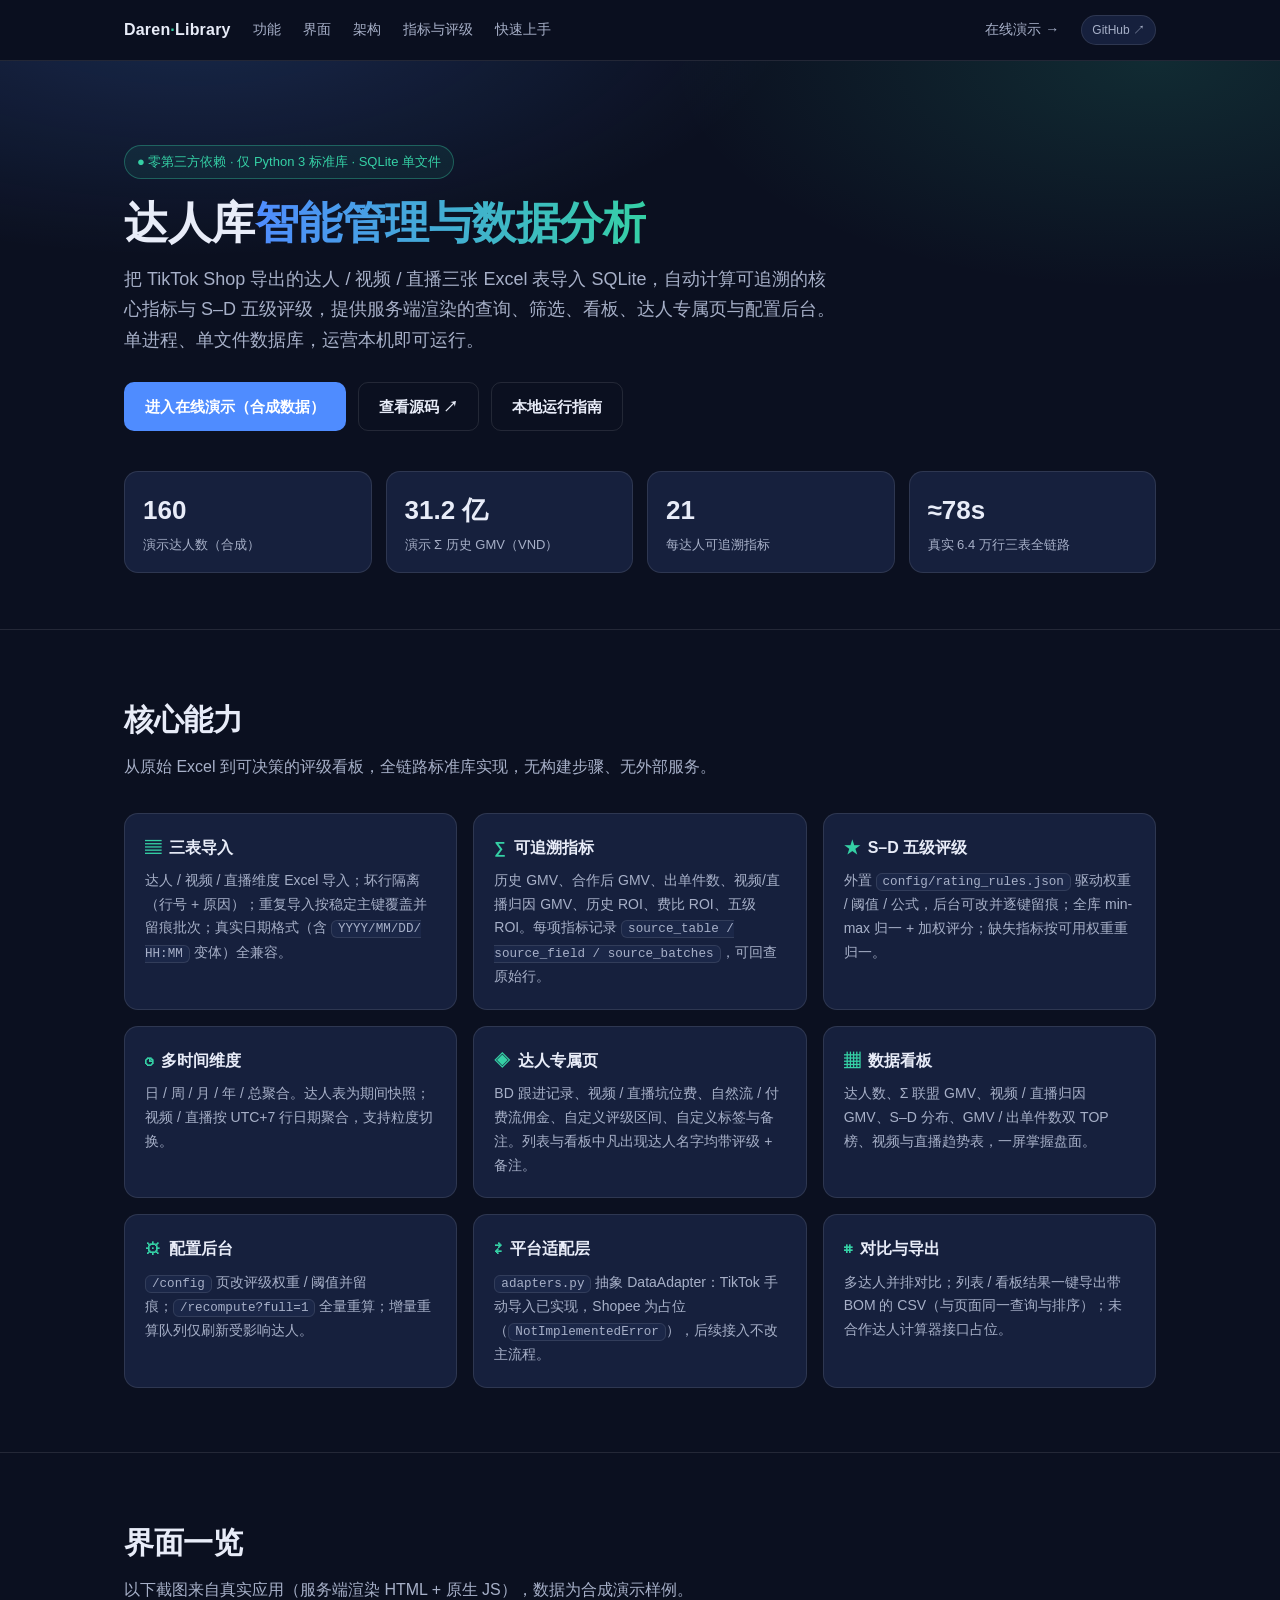
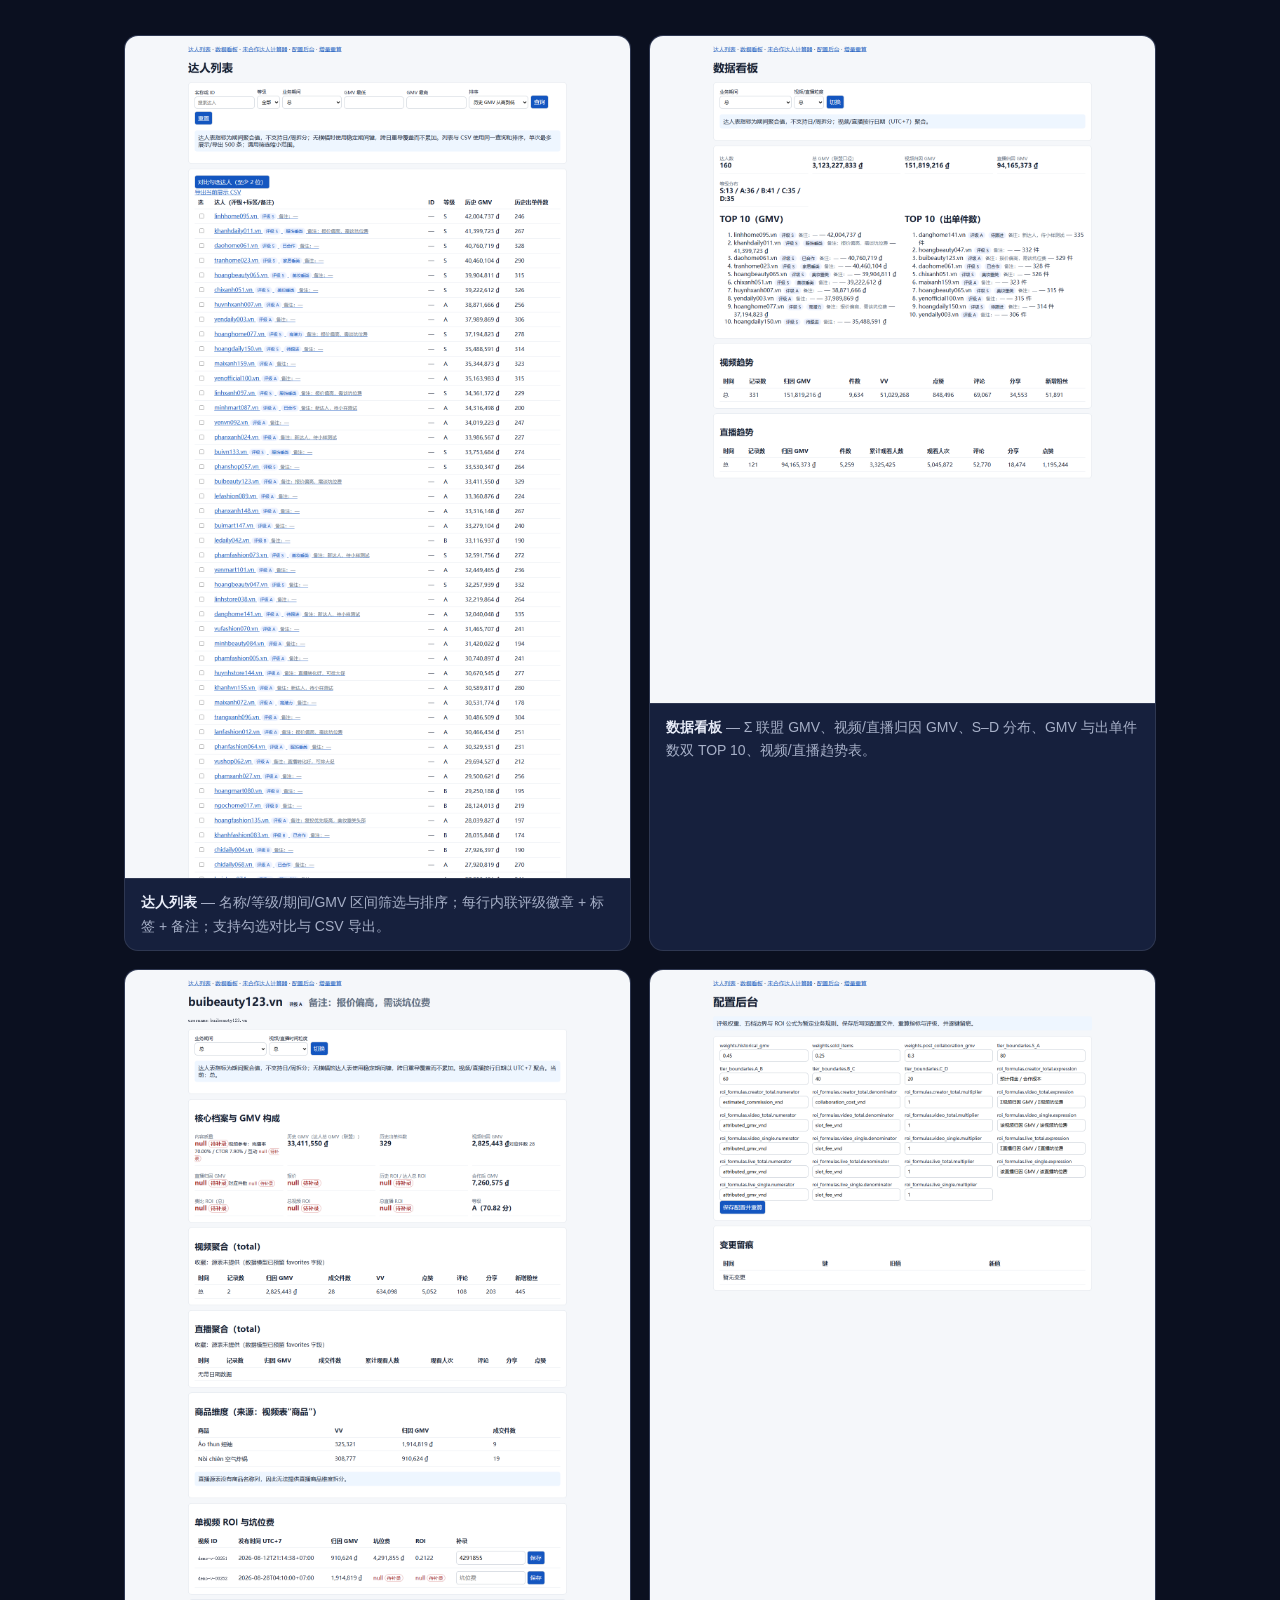
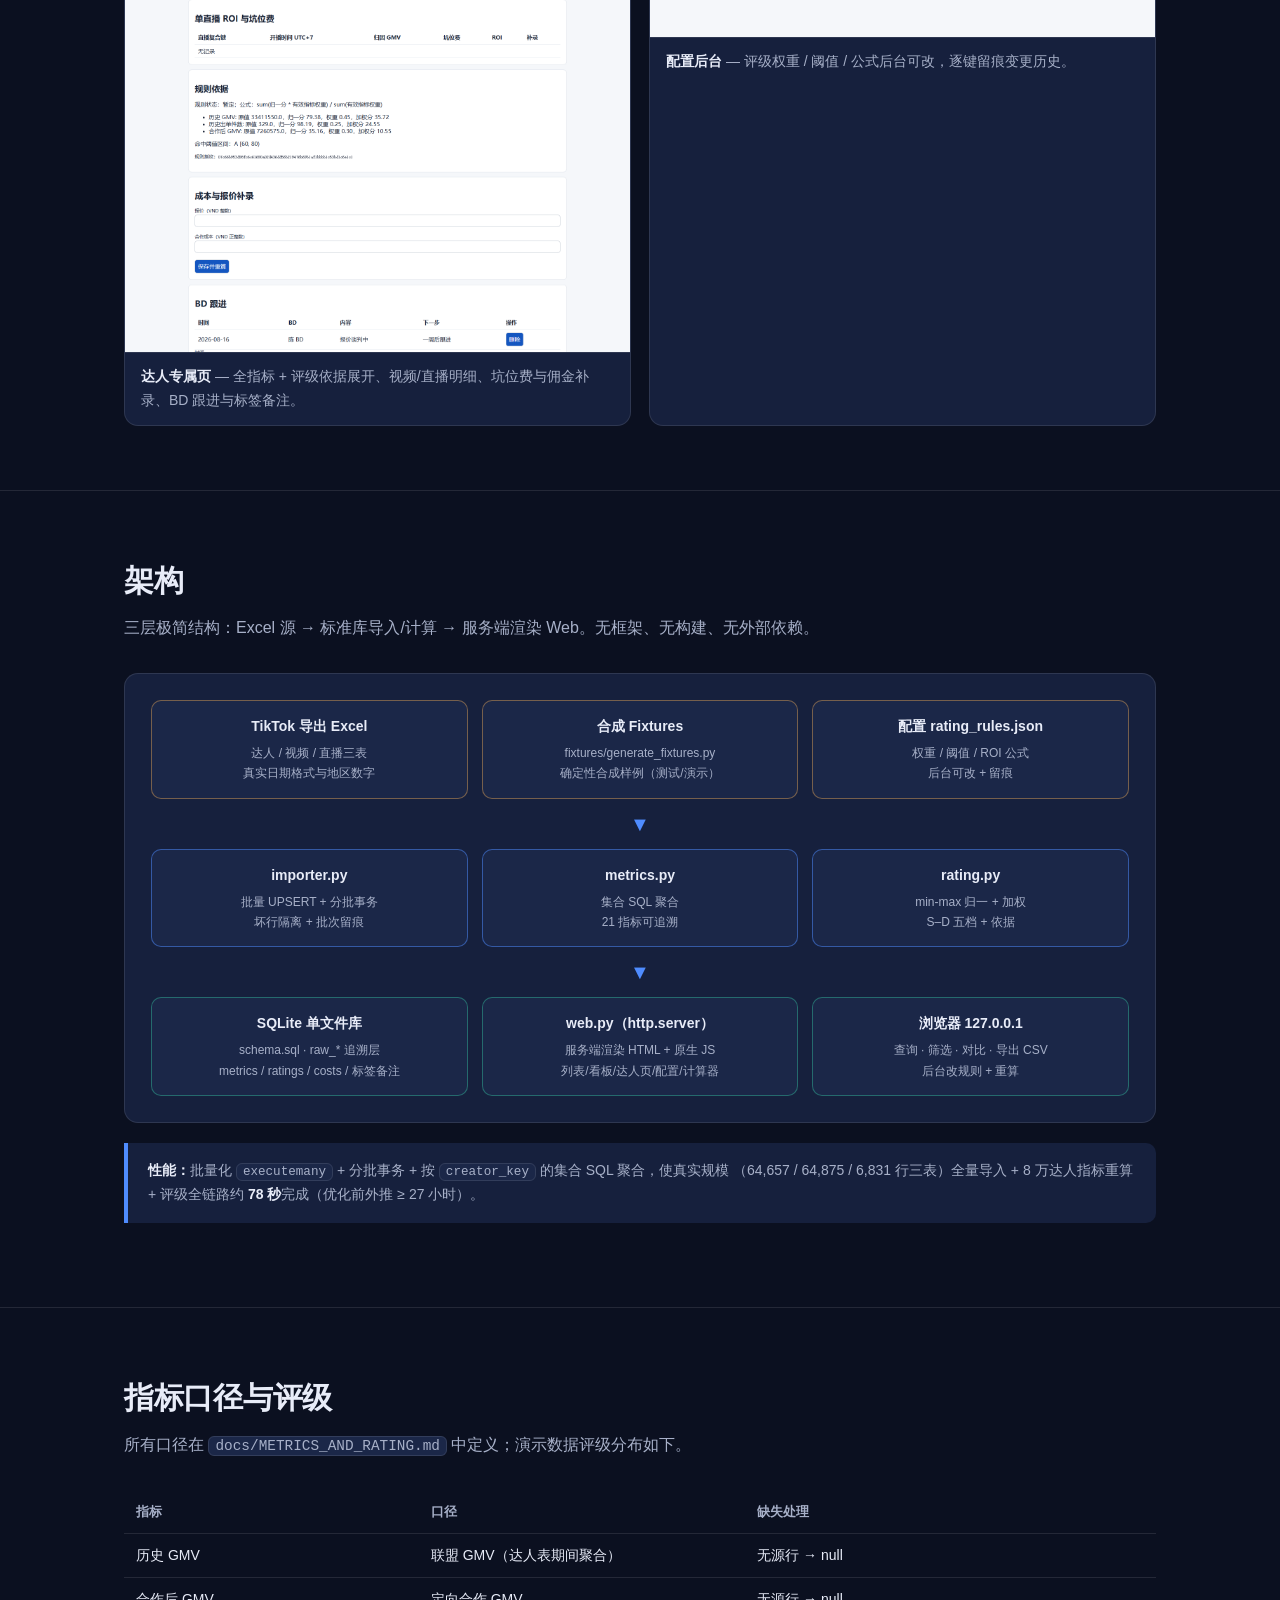
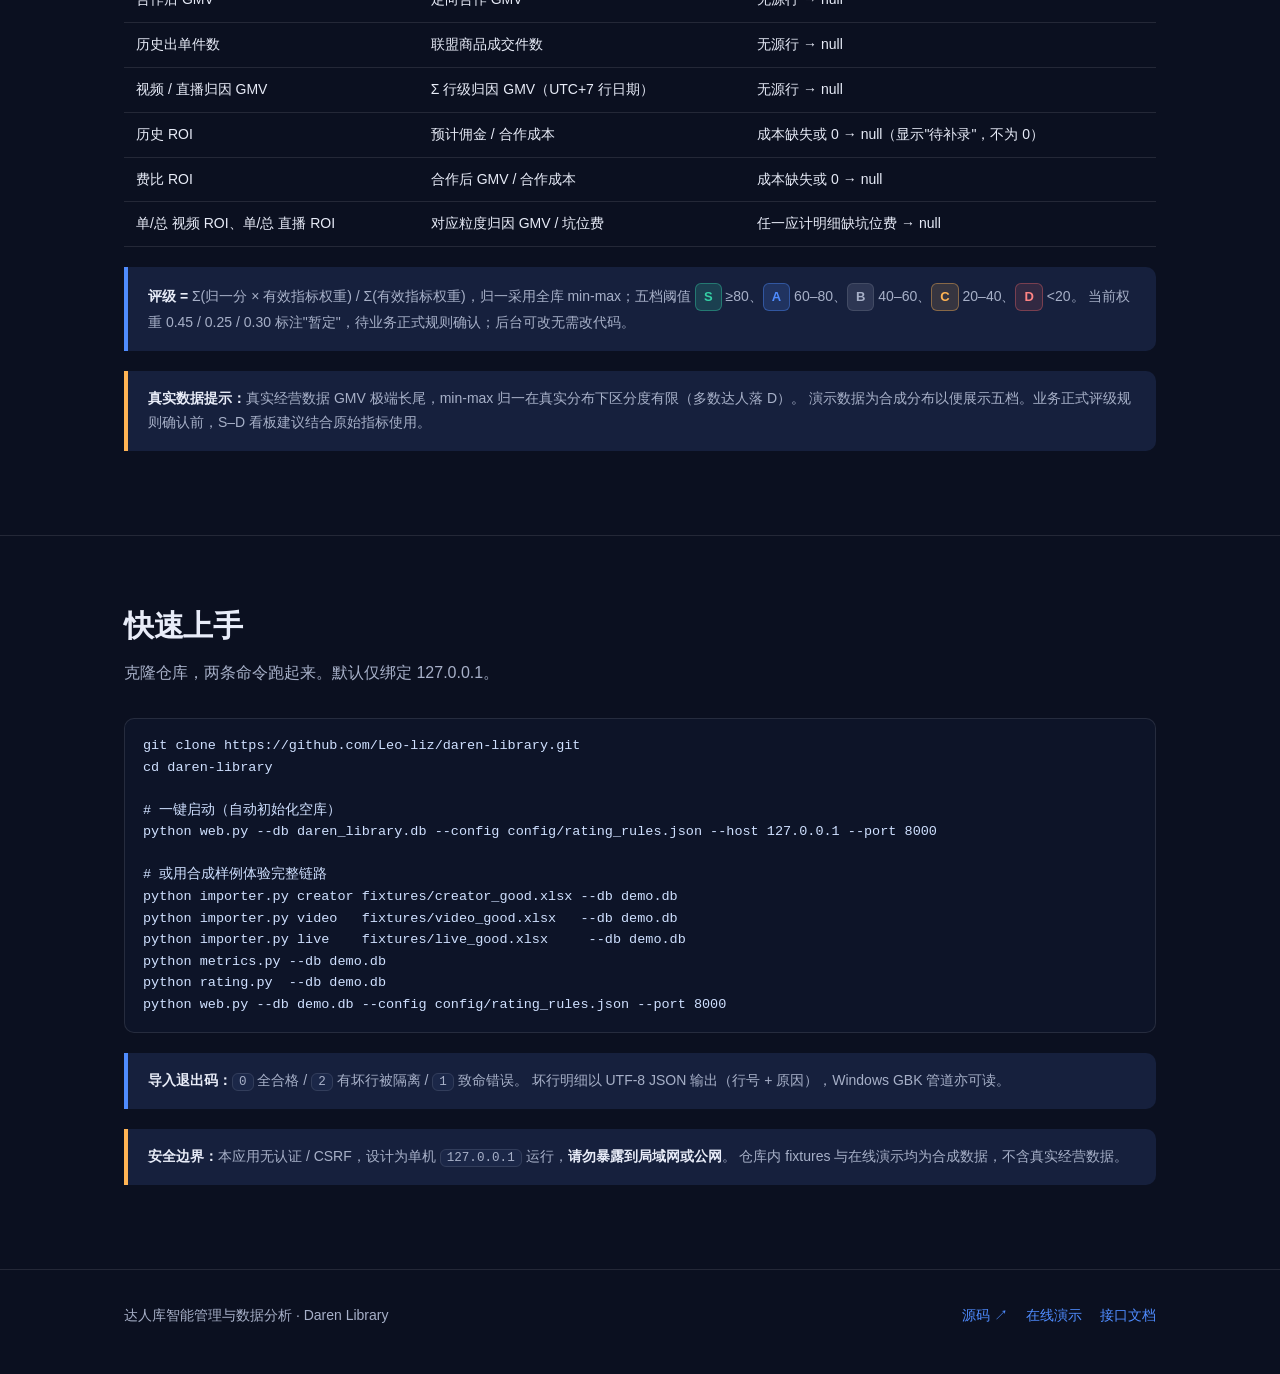
<file: site/index.html>
<!DOCTYPE html>
<html lang="zh-CN">
<head>
<meta charset="utf-8">
<meta name="viewport" content="width=device-width, initial-scale=1">
<title>达人库智能管理与数据分析 · Daren Library</title>
<meta name="description" content="面向跨境电商达人运营的轻量级本地 Web 应用：Excel 导入 SQLite、可追溯指标计算、S–D 五级评级、数据看板。零第三方依赖，仅 Python 3 标准库。">
<link rel="stylesheet" href="assets/css/style.css">
</head>
<body>

<nav class="nav">
  <div class="wrap">
    <span class="brand">Daren<span class="dot">·</span>Library</span>
    <a class="link" href="#features">功能</a>
    <a class="link" href="#screens">界面</a>
    <a class="link" href="#arch">架构</a>
    <a class="link" href="#metrics">指标与评级</a>
    <a class="link" href="#start">快速上手</a>
    <span class="spacer"></span>
    <a class="link" href="demo/">在线演示 →</a>
    <a class="pill" href="https://github.com/Leo-liz/daren-library">GitHub ↗</a>
  </div>
</nav>

<header class="hero">
  <div class="wrap">
    <span class="kicker">● 零第三方依赖 · 仅 Python 3 标准库 · SQLite 单文件</span>
    <h1>达人库<span class="grad">智能管理与数据分析</span></h1>
    <p class="lead">
      把 TikTok Shop 导出的达人 / 视频 / 直播三张 Excel 表导入 SQLite，自动计算可追溯的核心指标与
      S–D 五级评级，提供服务端渲染的查询、筛选、看板、达人专属页与配置后台。单进程、单文件数据库，运营本机即可运行。
    </p>
    <div class="cta">
      <a class="btn btn-primary" href="demo/">进入在线演示（合成数据）</a>
      <a class="btn btn-ghost" href="https://github.com/Leo-liz/daren-library">查看源码 ↗</a>
      <a class="btn btn-ghost" href="#start">本地运行指南</a>
    </div>

    <div class="stats">
      <div class="stat"><div class="num">160</div><div class="lbl">演示达人数（合成）</div></div>
      <div class="stat"><div class="num">31.2 亿</div><div class="lbl">演示 Σ 历史 GMV（VND）</div></div>
      <div class="stat"><div class="num">21</div><div class="lbl">每达人可追溯指标</div></div>
      <div class="stat"><div class="num">≈78s</div><div class="lbl">真实 6.4 万行三表全链路</div></div>
    </div>
  </div>
</header>

<section id="features">
  <div class="wrap">
    <h2>核心能力</h2>
    <p class="sub">从原始 Excel 到可决策的评级看板，全链路标准库实现，无构建步骤、无外部服务。</p>
    <div class="grid">
      <div class="card"><h3><span class="ico">▤</span>三表导入</h3><p>达人 / 视频 / 直播维度 Excel 导入；坏行隔离（行号 + 原因）；重复导入按稳定主键覆盖并留痕批次；真实日期格式（含 <code class="inline-code">YYYY/MM/DD/ HH:MM</code> 变体）全兼容。</p></div>
      <div class="card"><h3><span class="ico">∑</span>可追溯指标</h3><p>历史 GMV、合作后 GMV、出单件数、视频/直播归因 GMV、历史 ROI、费比 ROI、五级 ROI。每项指标记录 <code class="inline-code">source_table / source_field / source_batches</code>，可回查原始行。</p></div>
      <div class="card"><h3><span class="ico">★</span>S–D 五级评级</h3><p>外置 <code class="inline-code">config/rating_rules.json</code> 驱动权重 / 阈值 / 公式，后台可改并逐键留痕；全库 min-max 归一 + 加权评分；缺失指标按可用权重重归一。</p></div>
      <div class="card"><h3><span class="ico">◷</span>多时间维度</h3><p>日 / 周 / 月 / 年 / 总聚合。达人表为期间快照；视频 / 直播按 UTC+7 行日期聚合，支持粒度切换。</p></div>
      <div class="card"><h3><span class="ico">◈</span>达人专属页</h3><p>BD 跟进记录、视频 / 直播坑位费、自然流 / 付费流佣金、自定义评级区间、自定义标签与备注。列表与看板中凡出现达人名字均带评级 + 备注。</p></div>
      <div class="card"><h3><span class="ico">▦</span>数据看板</h3><p>达人数、Σ 联盟 GMV、视频 / 直播归因 GMV、S–D 分布、GMV / 出单件数双 TOP 榜、视频与直播趋势表，一屏掌握盘面。</p></div>
      <div class="card"><h3><span class="ico">⚙</span>配置后台</h3><p><code class="inline-code">/config</code> 页改评级权重 / 阈值并留痕；<code class="inline-code">/recompute?full=1</code> 全量重算；增量重算队列仅刷新受影响达人。</p></div>
      <div class="card"><h3><span class="ico">⇄</span>平台适配层</h3><p><code class="inline-code">adapters.py</code> 抽象 DataAdapter：TikTok 手动导入已实现，Shopee 为占位（<code class="inline-code">NotImplementedError</code>），后续接入不改主流程。</p></div>
      <div class="card"><h3><span class="ico">⌗</span>对比与导出</h3><p>多达人并排对比；列表 / 看板结果一键导出带 BOM 的 CSV（与页面同一查询与排序）；未合作达人计算器接口占位。</p></div>
    </div>
  </div>
</section>

<section id="screens">
  <div class="wrap">
    <h2>界面一览</h2>
    <p class="sub">以下截图来自真实应用（服务端渲染 HTML + 原生 JS），数据为合成演示样例。</p>
    <div class="shots">
      <div class="shot"><img src="assets/img/01-list.png" alt="达人列表：筛选、评级徽章、标签备注、GMV 与出单件数"><div class="cap"><b>达人列表</b> — 名称/等级/期间/GMV 区间筛选与排序；每行内联评级徽章 + 标签 + 备注；支持勾选对比与 CSV 导出。</div></div>
      <div class="shot"><img src="assets/img/02-dashboard.png" alt="数据看板：GMV、等级分布、双 TOP 榜、视频直播趋势"><div class="cap"><b>数据看板</b> — Σ 联盟 GMV、视频/直播归因 GMV、S–D 分布、GMV 与出单件数双 TOP 10、视频/直播趋势表。</div></div>
      <div class="shot"><img src="assets/img/03-creator.png" alt="达人专属页：指标、评级依据、视频直播明细、跟进与成本"><div class="cap"><b>达人专属页</b> — 全指标 + 评级依据展开、视频/直播明细、坑位费与佣金补录、BD 跟进与标签备注。</div></div>
      <div class="shot"><img src="assets/img/04-config.png" alt="配置后台：评级权重与阈值可改并留痕"><div class="cap"><b>配置后台</b> — 评级权重 / 阈值 / 公式后台可改，逐键留痕变更历史。</div></div>
    </div>
  </div>
</section>

<section id="arch">
  <div class="wrap">
    <h2>架构</h2>
    <p class="sub">三层极简结构：Excel 源 → 标准库导入/计算 → 服务端渲染 Web。无框架、无构建、无外部依赖。</p>
    <div class="arch">
      <div class="row">
        <div class="node src"><div class="t">TikTok 导出 Excel</div><div class="d">达人 / 视频 / 直播三表<br>真实日期格式与地区数字</div></div>
        <div class="node src"><div class="t">合成 Fixtures</div><div class="d">fixtures/generate_fixtures.py<br>确定性合成样例（测试/演示）</div></div>
        <div class="node src"><div class="t">配置 rating_rules.json</div><div class="d">权重 / 阈值 / ROI 公式<br>后台可改 + 留痕</div></div>
      </div>
      <div class="flow">▼</div>
      <div class="row">
        <div class="node core"><div class="t">importer.py</div><div class="d">批量 UPSERT + 分批事务<br>坏行隔离 + 批次留痕</div></div>
        <div class="node core"><div class="t">metrics.py</div><div class="d">集合 SQL 聚合<br>21 指标可追溯</div></div>
        <div class="node core"><div class="t">rating.py</div><div class="d">min-max 归一 + 加权<br>S–D 五档 + 依据</div></div>
      </div>
      <div class="flow">▼</div>
      <div class="row">
        <div class="node out"><div class="t">SQLite 单文件库</div><div class="d">schema.sql · raw_* 追溯层<br>metrics / ratings / costs / 标签备注</div></div>
        <div class="node out"><div class="t">web.py（http.server）</div><div class="d">服务端渲染 HTML + 原生 JS<br>列表/看板/达人页/配置/计算器</div></div>
        <div class="node out"><div class="t">浏览器 127.0.0.1</div><div class="d">查询 · 筛选 · 对比 · 导出 CSV<br>后台改规则 + 重算</div></div>
      </div>
    </div>
    <div class="callout">
      <p><b>性能：</b>批量化 <code class="inline-code">executemany</code> + 分批事务 + 按 <code class="inline-code">creator_key</code> 的集合 SQL 聚合，使真实规模
      （64,657 / 64,875 / 6,831 行三表）全量导入 + 8 万达人指标重算 + 评级全链路约 <b>78 秒</b>完成（优化前外推 ≥ 27 小时）。</p>
    </div>
  </div>
</section>

<section id="metrics">
  <div class="wrap">
    <h2>指标口径与评级</h2>
    <p class="sub">所有口径在 <code class="inline-code">docs/METRICS_AND_RATING.md</code> 中定义；演示数据评级分布如下。</p>
    <table>
      <thead><tr><th>指标</th><th>口径</th><th>缺失处理</th></tr></thead>
      <tbody>
        <tr><td>历史 GMV</td><td>联盟 GMV（达人表期间聚合）</td><td>无源行 → null</td></tr>
        <tr><td>合作后 GMV</td><td>定向合作 GMV</td><td>无源行 → null</td></tr>
        <tr><td>历史出单件数</td><td>联盟商品成交件数</td><td>无源行 → null</td></tr>
        <tr><td>视频 / 直播归因 GMV</td><td>Σ 行级归因 GMV（UTC+7 行日期）</td><td>无源行 → null</td></tr>
        <tr><td>历史 ROI</td><td>预计佣金 / 合作成本</td><td>成本缺失或 0 → null（显示"待补录"，不为 0）</td></tr>
        <tr><td>费比 ROI</td><td>合作后 GMV / 合作成本</td><td>成本缺失或 0 → null</td></tr>
        <tr><td>单/总 视频 ROI、单/总 直播 ROI</td><td>对应粒度归因 GMV / 坑位费</td><td>任一应计明细缺坑位费 → null</td></tr>
      </tbody>
    </table>
    <div class="callout">
      <p><b>评级 = </b>Σ(归一分 × 有效指标权重) / Σ(有效指标权重)，归一采用全库 min-max；五档阈值
      <span class="grade g-S">S</span> ≥80、<span class="grade g-A">A</span> 60–80、<span class="grade g-B">B</span> 40–60、<span class="grade g-C">C</span> 20–40、<span class="grade g-D">D</span> &lt;20。
      当前权重 0.45 / 0.25 / 0.30 标注"暂定"，待业务正式规则确认；后台可改无需改代码。</p>
    </div>
    <div class="callout warn">
      <p><b>真实数据提示：</b>真实经营数据 GMV 极端长尾，min-max 归一在真实分布下区分度有限（多数达人落 D）。
      演示数据为合成分布以便展示五档。业务正式评级规则确认前，S–D 看板建议结合原始指标使用。</p>
    </div>
  </div>
</section>

<section id="start">
  <div class="wrap">
    <h2>快速上手</h2>
    <p class="sub">克隆仓库，两条命令跑起来。默认仅绑定 127.0.0.1。</p>
<pre><code>git clone https://github.com/Leo-liz/daren-library.git
cd daren-library

# 一键启动（自动初始化空库）
python web.py --db daren_library.db --config config/rating_rules.json --host 127.0.0.1 --port 8000

# 或用合成样例体验完整链路
python importer.py creator fixtures/creator_good.xlsx --db demo.db
python importer.py video   fixtures/video_good.xlsx   --db demo.db
python importer.py live    fixtures/live_good.xlsx     --db demo.db
python metrics.py --db demo.db
python rating.py  --db demo.db
python web.py --db demo.db --config config/rating_rules.json --port 8000</code></pre>
    <div class="callout">
      <p><b>导入退出码：</b><code class="inline-code">0</code> 全合格 / <code class="inline-code">2</code> 有坏行被隔离 / <code class="inline-code">1</code> 致命错误。
      坏行明细以 UTF-8 JSON 输出（行号 + 原因），Windows GBK 管道亦可读。</p>
    </div>
    <div class="callout warn">
      <p><b>安全边界：</b>本应用无认证 / CSRF，设计为单机 <code class="inline-code">127.0.0.1</code> 运行，<b>请勿暴露到局域网或公网</b>。
      仓库内 fixtures 与在线演示均为合成数据，不含真实经营数据。</p>
    </div>
  </div>
</section>

<footer>
  <div class="wrap">
    <span>达人库智能管理与数据分析 · Daren Library</span>
    <span class="spacer"></span>
    <a href="https://github.com/Leo-liz/daren-library">源码 ↗</a>
    <a href="demo/">在线演示</a>
    <a href="https://github.com/Leo-liz/daren-library/blob/main/docs/USAGE.md">接口文档</a>
  </div>
</footer>

</body>
</html>
</file>
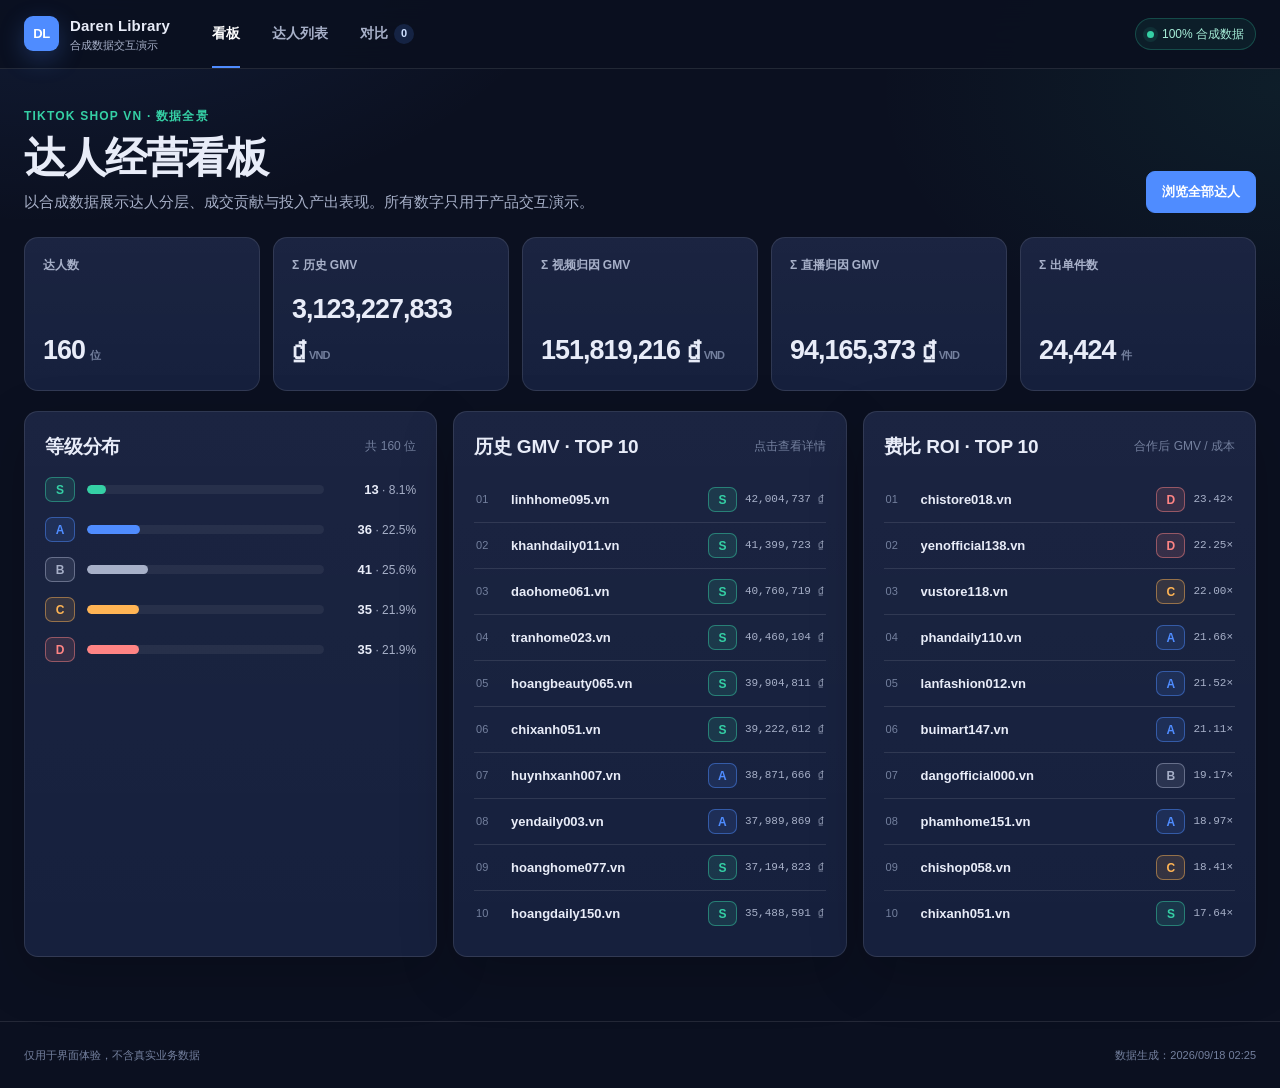
<file: site/demo/index.html>
<!doctype html>
<html lang="zh-CN">
<head>
  <meta charset="utf-8">
  <meta name="viewport" content="width=device-width, initial-scale=1">
  <meta name="description" content="达人库合成数据交互演示">
  <meta name="theme-color" content="#0b1020">
  <title>达人库 · 合成数据演示</title>
  <link rel="icon" href="data:image/svg+xml,%3Csvg xmlns='http://www.w3.org/2000/svg' viewBox='0 0 64 64'%3E%3Crect width='64' height='64' rx='16' fill='%234f8cff'/%3E%3Ctext x='32' y='41' text-anchor='middle' font-family='Arial' font-size='25' font-weight='700' fill='white'%3EDL%3C/text%3E%3C/svg%3E">
  <link rel="stylesheet" href="./demo.css">
</head>
<body>
  <a class="skip-link" href="#app">跳到主要内容</a>
  <header class="topbar">
    <div class="shell topbar-inner">
      <a class="brand" href="#/dashboard" aria-label="达人库演示首页">
        <span class="brand-mark" aria-hidden="true">DL</span>
        <span><strong>Daren Library</strong><small>合成数据交互演示</small></span>
      </a>
      <nav class="primary-nav" aria-label="主要导航">
        <a href="#/dashboard" data-nav="dashboard">看板</a>
        <a href="#/creators" data-nav="creators">达人列表</a>
        <a href="#/compare" data-nav="compare">对比 <span id="compare-count" class="nav-count">0</span></a>
      </nav>
      <div class="synthetic-chip" title="页面只读取仓库内的合成数据">
        <span class="status-dot" aria-hidden="true"></span>100% 合成数据
      </div>
    </div>
  </header>

  <main id="app" class="shell main" tabindex="-1" aria-live="polite">
    <section class="loading-state" aria-label="正在加载演示数据">
      <div class="loading-copy">
        <span class="eyebrow">正在读取 demo_data.json</span>
        <h1>准备达人数据</h1>
        <p id="loading-label">正在加载本地合成数据…</p>
      </div>
      <div class="progress-track" aria-hidden="true"><span id="loading-progress"></span></div>
      <div class="skeleton-grid">
        <span></span><span></span><span></span><span></span><span></span>
      </div>
    </section>
  </main>

  <footer class="footer">
    <div class="shell footer-inner">
      <span>仅用于界面体验，不含真实业务数据</span>
      <span id="data-timestamp">数据加载中</span>
    </div>
  </footer>
  <div id="toast" class="toast" role="status" aria-live="polite"></div>
  <noscript><div class="noscript">此演示需要启用 JavaScript。</div></noscript>
  <script src="./app.js" defer></script>
</body>
</html>
</file>
<file: site/assets/css/style.css>
:root {
  --bg: #0b1020;
  --bg-soft: #121a33;
  --panel: #16203d;
  --panel-2: #1b2748;
  --ink: #e8ecf8;
  --ink-dim: #a7b0c8;
  --accent: #4f8cff;
  --accent-2: #35d0a5;
  --warn: #ffb454;
  --line: rgba(255, 255, 255, 0.10);
  --radius: 14px;
  --mono: ui-monospace, SFMono-Regular, Menlo, Consolas, "Liberation Mono", monospace;
}

* { box-sizing: border-box; }

html { scroll-behavior: smooth; }

body {
  margin: 0;
  background: var(--bg);
  color: var(--ink);
  font-family: -apple-system, BlinkMacSystemFont, "Segoe UI", "PingFang SC",
    "Hiragino Sans GB", "Microsoft YaHei", "Noto Sans SC", sans-serif;
  line-height: 1.7;
  -webkit-font-smoothing: antialiased;
}

a { color: var(--accent); text-decoration: none; }
a:hover { text-decoration: underline; }

.wrap { max-width: 1080px; margin: 0 auto; padding: 0 24px; }

/* ---------- top nav ---------- */
.nav {
  position: sticky; top: 0; z-index: 20;
  background: rgba(11, 16, 32, 0.86);
  backdrop-filter: blur(10px);
  border-bottom: 1px solid var(--line);
}
.nav .wrap { display: flex; align-items: center; gap: 22px; height: 60px; }
.nav .brand { font-weight: 700; color: var(--ink); letter-spacing: 0.2px; }
.nav .brand .dot { color: var(--accent-2); }
.nav a.link { color: var(--ink-dim); font-size: 14px; }
.nav a.link:hover { color: var(--ink); text-decoration: none; }
.nav .spacer { flex: 1; }
.nav .pill {
  font-size: 12px; padding: 4px 10px; border-radius: 999px;
  border: 1px solid var(--line); color: var(--ink-dim); background: var(--panel);
}

/* ---------- hero ---------- */
.hero { padding: 84px 0 56px; background:
  radial-gradient(1000px 420px at 15% -10%, rgba(79, 140, 255, 0.20), transparent 60%),
  radial-gradient(800px 380px at 90% 0%, rgba(53, 208, 165, 0.14), transparent 60%); }
.hero .kicker {
  display: inline-flex; align-items: center; gap: 8px;
  font-size: 13px; color: var(--accent-2);
  border: 1px solid rgba(53, 208, 165, 0.35); background: rgba(53, 208, 165, 0.08);
  padding: 5px 12px; border-radius: 999px; margin-bottom: 18px;
}
.hero h1 { font-size: 44px; line-height: 1.2; margin: 0 0 14px; letter-spacing: -0.5px; }
.hero h1 .grad { background: linear-gradient(90deg, var(--accent), var(--accent-2));
  -webkit-background-clip: text; background-clip: text; color: transparent; }
.hero p.lead { font-size: 18px; color: var(--ink-dim); max-width: 720px; margin: 0 0 26px; }
.hero .cta { display: flex; gap: 12px; flex-wrap: wrap; }
.btn {
  display: inline-flex; align-items: center; gap: 8px;
  padding: 11px 20px; border-radius: 10px; font-size: 15px; font-weight: 600;
  border: 1px solid transparent; cursor: pointer;
}
.btn:hover { text-decoration: none; transform: translateY(-1px); }
.btn-primary { background: var(--accent); color: #fff; }
.btn-ghost { background: transparent; color: var(--ink); border-color: var(--line); }
.btn-ghost:hover { border-color: var(--accent); }

/* ---------- stat strip ---------- */
.stats { display: grid; grid-template-columns: repeat(4, 1fr); gap: 14px; margin: 40px 0 0; }
.stat { background: var(--panel); border: 1px solid var(--line); border-radius: var(--radius); padding: 16px 18px; }
.stat .num { font-size: 26px; font-weight: 700; color: var(--ink); font-variant-numeric: tabular-nums; }
.stat .lbl { font-size: 13px; color: var(--ink-dim); margin-top: 2px; }

/* ---------- sections ---------- */
section { padding: 64px 0; border-top: 1px solid var(--line); }
section h2 { font-size: 30px; margin: 0 0 8px; letter-spacing: -0.3px; }
section .sub { color: var(--ink-dim); margin: 0 0 32px; max-width: 760px; }

/* feature cards */
.grid { display: grid; grid-template-columns: repeat(3, 1fr); gap: 16px; }
.card { background: var(--panel); border: 1px solid var(--line); border-radius: var(--radius); padding: 20px; }
.card h3 { margin: 0 0 8px; font-size: 16px; display: flex; align-items: center; gap: 8px; }
.card h3 .ico { color: var(--accent-2); }
.card p { margin: 0; color: var(--ink-dim); font-size: 14px; }

/* screenshots */
.shots { display: grid; grid-template-columns: repeat(2, 1fr); gap: 18px; }
.shot { background: var(--panel); border: 1px solid var(--line); border-radius: var(--radius); overflow: hidden; }
.shot img { width: 100%; display: block; border-bottom: 1px solid var(--line); }
.shot .cap { padding: 12px 16px; font-size: 14px; color: var(--ink-dim); }
.shot .cap b { color: var(--ink); }

/* architecture diagram */
.arch { background: var(--panel); border: 1px solid var(--line); border-radius: var(--radius); padding: 26px; }
.arch .row { display: grid; grid-template-columns: repeat(3, 1fr); gap: 14px; }
.arch .node { background: var(--panel-2); border: 1px solid var(--line); border-radius: 10px; padding: 14px 16px; text-align: center; }
.arch .node .t { font-weight: 600; font-size: 14px; }
.arch .node .d { font-size: 12px; color: var(--ink-dim); margin-top: 4px; }
.arch .flow { text-align: center; color: var(--accent); font-size: 20px; padding: 8px 0; }
.arch .node.src { border-color: rgba(255, 180, 84, 0.4); }
.arch .node.core { border-color: rgba(79, 140, 255, 0.5); }
.arch .node.out { border-color: rgba(53, 208, 165, 0.4); }

/* code block */
pre {
  background: #0d1428; border: 1px solid var(--line); border-radius: 10px;
  padding: 16px 18px; overflow-x: auto; font-family: var(--mono); font-size: 13.5px; line-height: 1.6;
  color: #cfe0ff;
}
code { font-family: var(--mono); }
.inline-code { background: var(--panel-2); border: 1px solid var(--line); border-radius: 6px; padding: 1px 6px; font-size: 0.9em; }

/* tables */
table { width: 100%; border-collapse: collapse; font-size: 14px; }
th, td { text-align: left; padding: 10px 12px; border-bottom: 1px solid var(--line); }
th { color: var(--ink-dim); font-weight: 600; font-size: 13px; }
td { color: var(--ink); }

/* grade badges */
.grade { display: inline-block; min-width: 26px; text-align: center; padding: 2px 8px; border-radius: 6px; font-weight: 700; font-size: 13px; }
.g-S { background: rgba(53, 208, 165, 0.18); color: var(--accent-2); border: 1px solid rgba(53,208,165,.4); }
.g-A { background: rgba(79, 140, 255, 0.18); color: var(--accent); border: 1px solid rgba(79,140,255,.4); }
.g-B { background: rgba(167, 176, 200, 0.16); color: var(--ink-dim); border: 1px solid var(--line); }
.g-C { background: rgba(255, 180, 84, 0.14); color: var(--warn); border: 1px solid rgba(255,180,84,.4); }
.g-D { background: rgba(255, 107, 107, 0.12); color: #ff8484; border: 1px solid rgba(255,107,107,.35); }

/* callout */
.callout { background: var(--panel); border-left: 4px solid var(--accent); border-radius: 0 10px 10px 0; padding: 16px 20px; margin: 20px 0; }
.callout.warn { border-left-color: var(--warn); }
.callout p { margin: 0; color: var(--ink-dim); font-size: 14px; }
.callout b { color: var(--ink); }

/* footer */
footer { border-top: 1px solid var(--line); padding: 34px 0 46px; color: var(--ink-dim); font-size: 14px; }
footer .wrap { display: flex; flex-wrap: wrap; gap: 18px; align-items: center; }
footer .spacer { flex: 1; }

@media (max-width: 860px) {
  .grid, .shots, .arch .row, .stats { grid-template-columns: 1fr; }
  .hero h1 { font-size: 34px; }
}
</file>
<file: site/demo/demo.css>
:root {
  color-scheme: dark;
  --bg: #0b1020;
  --bg-soft: #10182f;
  --panel: #16203d;
  --panel-2: #1b2748;
  --panel-3: #202e52;
  --ink: #e8ecf8;
  --ink-dim: #a7b0c8;
  --ink-faint: #74809e;
  --accent: #4f8cff;
  --accent-2: #35d0a5;
  --warn: #ffb454;
  --danger: #ff8484;
  --line: rgba(255, 255, 255, 0.1);
  --line-strong: rgba(255, 255, 255, 0.18);
  --radius: 14px;
  --radius-sm: 9px;
  --shadow: 0 18px 55px rgba(0, 0, 0, 0.2);
  --font: -apple-system, BlinkMacSystemFont, "Segoe UI", "PingFang SC", "Hiragino Sans GB", "Microsoft YaHei", sans-serif;
  --mono: ui-monospace, SFMono-Regular, Menlo, Consolas, monospace;
}

* { box-sizing: border-box; }
html { min-width: 320px; scroll-behavior: smooth; }
body {
  margin: 0;
  min-height: 100vh;
  background:
    radial-gradient(900px 520px at 4% -8%, rgba(79, 140, 255, 0.12), transparent 60%),
    radial-gradient(700px 460px at 100% 8%, rgba(53, 208, 165, 0.07), transparent 58%),
    var(--bg);
  color: var(--ink);
  font-family: var(--font);
  line-height: 1.55;
  -webkit-font-smoothing: antialiased;
}
button, input, select { font: inherit; }
button, a { -webkit-tap-highlight-color: transparent; }
a { color: inherit; text-decoration: none; }
button { color: inherit; }

.skip-link {
  position: fixed; left: 16px; top: -60px; z-index: 100;
  padding: 10px 14px; border-radius: 8px; background: var(--accent); color: #fff;
}
.skip-link:focus { top: 12px; }
.shell { width: min(1440px, calc(100% - 48px)); margin-inline: auto; }
.topbar {
  position: sticky; top: 0; z-index: 30;
  border-bottom: 1px solid var(--line);
  background: rgba(11, 16, 32, 0.9);
  backdrop-filter: blur(16px);
}
.topbar-inner { min-height: 68px; display: flex; align-items: center; gap: 28px; }
.brand { display: inline-flex; align-items: center; gap: 11px; min-width: max-content; }
.brand-mark {
  display: grid; place-items: center; width: 35px; height: 35px; border-radius: 9px;
  background: var(--accent); color: #fff; font-weight: 800; font-size: 13px; letter-spacing: -.4px;
  box-shadow: 0 8px 24px rgba(79, 140, 255, .25);
}
.brand strong { display: block; font-size: 15px; letter-spacing: .2px; }
.brand small { display: block; color: var(--ink-dim); font-size: 11px; font-weight: 500; }
.primary-nav { display: flex; align-self: stretch; align-items: stretch; gap: 4px; }
.primary-nav a {
  position: relative; display: inline-flex; align-items: center; gap: 6px;
  padding: 0 14px; color: var(--ink-dim); font-size: 14px; font-weight: 650;
}
.primary-nav a:hover { color: var(--ink); }
.primary-nav a[aria-current="page"] { color: #fff; }
.primary-nav a[aria-current="page"]::after {
  content: ""; position: absolute; left: 14px; right: 14px; bottom: 0; height: 2px; background: var(--accent);
}
.nav-count {
  min-width: 20px; height: 20px; padding: 0 6px; border-radius: 999px; display: inline-grid; place-items: center;
  color: #cfe0ff; background: rgba(79, 140, 255, .16); font-size: 11px;
}
.synthetic-chip {
  margin-left: auto; display: inline-flex; align-items: center; gap: 8px; white-space: nowrap;
  border: 1px solid rgba(53, 208, 165, .26); background: rgba(53, 208, 165, .07);
  border-radius: 999px; padding: 6px 11px; color: #a7efd9; font-size: 12px;
}
.status-dot { width: 7px; height: 7px; border-radius: 50%; background: var(--accent-2); box-shadow: 0 0 0 4px rgba(53, 208, 165, .1); }

.main { min-height: calc(100vh - 135px); padding-block: 38px 64px; }
.main:focus { outline: none; }
.page-head { display: flex; align-items: end; justify-content: space-between; gap: 24px; margin-bottom: 24px; }
.eyebrow { display: block; margin-bottom: 8px; color: var(--accent-2); font-size: 12px; font-weight: 750; letter-spacing: .1em; text-transform: uppercase; }
h1, h2, h3, p { margin-top: 0; }
h1 { margin-bottom: 8px; font-size: clamp(28px, 4vw, 42px); line-height: 1.15; letter-spacing: -.035em; }
h2 { margin-bottom: 16px; font-size: 19px; letter-spacing: -.01em; }
h3 { font-size: 15px; }
.lede { max-width: 760px; margin-bottom: 0; color: var(--ink-dim); font-size: 15px; }
.head-actions { display: flex; gap: 10px; flex-wrap: wrap; justify-content: flex-end; }
.btn {
  min-height: 42px; display: inline-flex; align-items: center; justify-content: center; gap: 8px;
  padding: 9px 15px; border: 1px solid var(--line-strong); border-radius: var(--radius-sm);
  background: var(--panel); color: var(--ink); font-weight: 700; font-size: 13px; cursor: pointer;
  transition: border-color .16s ease, background .16s ease, transform .16s ease;
}
.btn:hover { border-color: rgba(79, 140, 255, .62); background: var(--panel-2); }
.btn:active { transform: translateY(1px); }
.btn-primary { border-color: var(--accent); background: var(--accent); color: #fff; }
.btn-primary:hover { background: #649aff; }
.btn-quiet { min-height: 34px; padding: 6px 10px; background: transparent; }
.btn-danger { color: #ffc1c1; border-color: rgba(255, 132, 132, .25); }
.btn[disabled] { opacity: .45; pointer-events: none; }

.stats-grid { display: grid; grid-template-columns: repeat(5, minmax(0, 1fr)); gap: 13px; margin-bottom: 20px; }
.stat-card, .panel, .metric-card {
  border: 1px solid var(--line); background: linear-gradient(180deg, rgba(255,255,255,.018), transparent), var(--panel);
  border-radius: var(--radius);
}
.stat-card { min-height: 126px; padding: 18px; display: flex; flex-direction: column; justify-content: space-between; }
.stat-card .label { color: var(--ink-dim); font-size: 12px; font-weight: 650; }
.stat-card .value { margin-top: 14px; font-size: clamp(21px, 2.1vw, 30px); font-weight: 780; letter-spacing: -.035em; font-variant-numeric: tabular-nums; }
.stat-card .unit { margin-left: 5px; color: var(--ink-faint); font-size: 11px; font-weight: 600; }
.dashboard-grid { display: grid; grid-template-columns: minmax(0, 1.05fr) minmax(0, 1fr) minmax(0, 1fr); gap: 16px; }
.panel { min-width: 0; padding: 20px; box-shadow: var(--shadow); }
.panel-head { display: flex; align-items: center; justify-content: space-between; gap: 12px; margin-bottom: 16px; }
.panel-head h2, .panel-head h3 { margin: 0; }
.panel-note { color: var(--ink-faint); font-size: 12px; }

.grade-chart { display: grid; gap: 15px; }
.grade-row { display: grid; grid-template-columns: 30px minmax(0, 1fr) 80px; gap: 12px; align-items: center; }
.grade-track { height: 9px; border-radius: 999px; background: rgba(255,255,255,.06); overflow: hidden; }
.grade-bar { display: block; height: 100%; width: var(--bar-width); border-radius: inherit; background: var(--grade-color); }
.grade-value { text-align: right; color: var(--ink-dim); font-size: 12px; font-variant-numeric: tabular-nums; }
.grade-value strong { color: var(--ink); font-size: 13px; }
.grade-badge {
  display: inline-grid; place-items: center; min-width: 29px; height: 25px; padding: 0 8px;
  border: 1px solid color-mix(in srgb, var(--grade-color) 48%, transparent);
  border-radius: 7px; background: color-mix(in srgb, var(--grade-color) 13%, transparent);
  color: var(--grade-color); font-size: 12px; font-weight: 800;
}
.grade-S { --grade-color: #35d0a5; }
.grade-A { --grade-color: #4f8cff; }
.grade-B { --grade-color: #a7b0c8; }
.grade-C { --grade-color: #ffb454; }
.grade-D { --grade-color: #ff8484; }

.rank-list { margin: 0; padding: 0; list-style: none; }
.rank-item { border-top: 1px solid var(--line); }
.rank-item:first-child { border-top: 0; }
.rank-link { display: grid; grid-template-columns: 25px minmax(0, 1fr) auto; gap: 10px; align-items: center; padding: 10px 2px; border-radius: 7px; }
.rank-link:hover { background: rgba(255,255,255,.025); }
.rank-no { color: var(--ink-faint); font-size: 11px; font-variant-numeric: tabular-nums; }
.rank-name { overflow: hidden; text-overflow: ellipsis; white-space: nowrap; font-size: 13px; font-weight: 650; }
.rank-meta { display: flex; align-items: center; gap: 8px; }
.rank-value { color: var(--ink-dim); font-family: var(--mono); font-size: 11px; font-variant-numeric: tabular-nums; }

.filter-panel { margin-bottom: 16px; padding: 16px; }
.filter-grid { display: grid; grid-template-columns: minmax(220px, 1.4fr) minmax(175px, .75fr) minmax(185px, .8fr) minmax(270px, 1fr); gap: 13px; align-items: end; }
.field { display: grid; gap: 7px; min-width: 0; }
.field > label, .field > span { color: var(--ink-dim); font-size: 11px; font-weight: 700; }
.control {
  width: 100%; min-height: 42px; border: 1px solid var(--line-strong); border-radius: var(--radius-sm);
  background: #10182f; color: var(--ink); padding: 8px 11px; outline: none;
}
.control::placeholder { color: #68738f; }
.control:focus { border-color: var(--accent); box-shadow: 0 0 0 3px rgba(79, 140, 255, .13); }
.grade-filter { min-height: 42px; display: flex; align-items: center; gap: 5px; flex-wrap: wrap; }
.grade-choice input { position: absolute; opacity: 0; pointer-events: none; }
.grade-choice span {
  width: 35px; height: 34px; display: grid; place-items: center; border: 1px solid var(--line);
  border-radius: 7px; color: var(--ink-dim); background: var(--bg-soft); cursor: pointer; font-size: 12px; font-weight: 800;
}
.grade-choice input:focus-visible + span { outline: 2px solid var(--accent); outline-offset: 2px; }
.grade-choice input:checked + span { color: var(--grade-color); border-color: color-mix(in srgb, var(--grade-color) 55%, transparent); background: color-mix(in srgb, var(--grade-color) 12%, transparent); }
.range-inputs { display: grid; grid-template-columns: 1fr 16px 1fr; gap: 7px; align-items: center; }
.range-inputs i { color: var(--ink-faint); font-style: normal; text-align: center; }
.result-bar { display: flex; justify-content: space-between; align-items: center; gap: 14px; margin: 17px 2px 11px; color: var(--ink-dim); font-size: 12px; }
.result-bar strong { color: var(--ink); }
.compare-hint { color: #b8caf4; }

.table-wrap { width: 100%; overflow: auto; border: 1px solid var(--line); border-radius: var(--radius); background: var(--panel); }
table { width: 100%; border-collapse: collapse; font-size: 12px; }
th, td { padding: 12px 13px; border-bottom: 1px solid var(--line); text-align: left; vertical-align: middle; }
th { color: var(--ink-dim); background: #121b34; font-size: 11px; font-weight: 700; white-space: nowrap; }
td { color: #dce3f6; font-variant-numeric: tabular-nums; }
tbody tr:last-child td { border-bottom: 0; }
.creator-row { cursor: pointer; transition: background .14s ease; }
.creator-row:hover, .creator-row:focus { background: rgba(79, 140, 255, .055); outline: none; }
.creator-row:focus-visible { box-shadow: inset 0 0 0 2px var(--accent); }
.check-cell { width: 42px; text-align: center; }
.compare-check { width: 17px; height: 17px; accent-color: var(--accent); cursor: pointer; }
.creator-cell { min-width: 270px; max-width: 390px; }
.creator-name-line { display: flex; align-items: center; gap: 8px; margin-bottom: 4px; }
.creator-name { color: var(--ink); font-size: 13px; font-weight: 750; overflow-wrap: anywhere; }
.creator-handle { color: var(--ink-faint); font-size: 11px; }
.creator-context { display: flex; align-items: center; gap: 5px; flex-wrap: wrap; margin-top: 7px; }
.tag { display: inline-flex; align-items: center; padding: 2px 7px; border: 1px solid rgba(79,140,255,.21); border-radius: 999px; color: #adc7ff; background: rgba(79,140,255,.07); font-size: 10px; }
.annotation { color: var(--ink-dim); font-size: 10px; }
.num { text-align: right; white-space: nowrap; font-family: var(--mono); font-size: 11px; }
.score-cell { min-width: 108px; }
.score-line { display: flex; align-items: center; gap: 8px; }
.mini-track { width: 55px; height: 5px; border-radius: 999px; background: rgba(255,255,255,.08); overflow: hidden; }
.mini-track span { display: block; width: var(--score-width); height: 100%; background: var(--grade-color, var(--accent)); }
.pagination { display: flex; justify-content: center; align-items: center; gap: 10px; margin-top: 18px; }
.page-status { min-width: 100px; color: var(--ink-dim); text-align: center; font-size: 12px; }

.breadcrumb { display: flex; gap: 8px; margin-bottom: 18px; color: var(--ink-faint); font-size: 12px; }
.breadcrumb a { color: #adc7ff; }
.creator-hero { display: flex; align-items: flex-start; justify-content: space-between; gap: 24px; margin-bottom: 20px; }
.creator-title-line { display: flex; align-items: center; gap: 12px; flex-wrap: wrap; }
.creator-title-line h1 { margin: 0; }
.score-pill { display: inline-flex; gap: 5px; align-items: baseline; color: var(--ink-dim); }
.score-pill strong { color: var(--ink); font-size: 19px; }
.identity-line { margin: 9px 0 0; color: var(--ink-dim); font-family: var(--mono); font-size: 11px; overflow-wrap: anywhere; }
.detail-context { margin-top: 13px; display: flex; gap: 7px; align-items: center; flex-wrap: wrap; }
.detail-annotation { margin-left: 2px; color: var(--ink-dim); font-size: 12px; }
.section-block { margin-top: 22px; }
.section-title { display: flex; justify-content: space-between; align-items: baseline; gap: 16px; margin-bottom: 12px; }
.section-title h2 { margin: 0; }
.section-title p { margin: 0; color: var(--ink-faint); font-size: 11px; }
.metric-groups { display: grid; grid-template-columns: repeat(2, minmax(0, 1fr)); gap: 14px; }
.metric-group { padding: 17px; }
.metric-group h3 { margin: 0 0 12px; color: var(--ink-dim); font-size: 12px; letter-spacing: .06em; }
.metric-grid { display: grid; grid-template-columns: repeat(2, minmax(0, 1fr)); gap: 8px; }
.metric-card { overflow: hidden; background: var(--bg-soft); }
.metric-card summary { position: relative; min-height: 73px; display: flex; flex-direction: column; justify-content: center; gap: 4px; padding: 11px 28px 11px 12px; cursor: pointer; list-style: none; }
.metric-card summary::-webkit-details-marker { display: none; }
.metric-card summary::after { content: "+"; position: absolute; right: 11px; top: 10px; color: var(--ink-faint); }
.metric-card[open] summary::after { content: "−"; }
.metric-label { color: var(--ink-dim); font-size: 10px; }
.metric-value { color: var(--ink); font-size: 15px; font-weight: 750; font-variant-numeric: tabular-nums; overflow-wrap: anywhere; }
.metric-value.missing { color: var(--warn); font-size: 12px; }
.metric-source { border-top: 1px solid var(--line); padding: 9px 12px 11px; color: var(--ink-faint); font-family: var(--mono); font-size: 9px; overflow-wrap: anywhere; }
.metric-source b { color: var(--ink-dim); font-family: var(--font); }

.evidence-summary { display: flex; align-items: center; justify-content: space-between; gap: 15px; cursor: pointer; list-style: none; }
.evidence-summary::-webkit-details-marker { display: none; }
.evidence-summary h2 { margin: 0; }
.interval-chip { color: #c9d8ff; border: 1px solid rgba(79,140,255,.28); background: rgba(79,140,255,.08); border-radius: 8px; padding: 5px 9px; font-size: 11px; }
.evidence-body { padding-top: 18px; }
.formula-note { margin: 0 0 13px; color: var(--ink-dim); font-size: 11px; }
.detail-grid { display: grid; grid-template-columns: repeat(2, minmax(0, 1fr)); gap: 16px; }
.detail-grid .panel { box-shadow: none; }
.subsection { min-width: 0; }
.subsection.full { grid-column: 1 / -1; }
.empty-state { min-height: 96px; display: grid; place-items: center; border: 1px dashed var(--line-strong); border-radius: 10px; color: var(--ink-faint); font-size: 12px; }
.timeline { position: relative; display: grid; gap: 17px; padding-left: 18px; }
.timeline::before { content: ""; position: absolute; left: 4px; top: 5px; bottom: 5px; width: 1px; background: var(--line-strong); }
.timeline-item { position: relative; }
.timeline-item::before { content: ""; position: absolute; left: -18px; top: 6px; width: 9px; height: 9px; border-radius: 50%; background: var(--accent-2); box-shadow: 0 0 0 4px rgba(53,208,165,.08); }
.timeline-meta { color: var(--ink-faint); font-size: 10px; }
.timeline-content { margin: 4px 0 0; color: var(--ink); font-size: 12px; }
.timeline-next { margin-top: 3px; color: #b8caf4; font-size: 11px; }

.compare-board { overflow: auto; border: 1px solid var(--line); border-radius: var(--radius); background: var(--panel); }
.compare-table { min-width: 760px; table-layout: fixed; }
.compare-table th:first-child, .compare-table td:first-child { width: 185px; position: sticky; left: 0; z-index: 2; background: #121b34; }
.compare-person { min-height: 122px; display: flex; flex-direction: column; gap: 7px; align-items: flex-start; }
.compare-person strong { font-size: 14px; overflow-wrap: anywhere; }
.compare-person small { color: var(--ink-faint); font-family: var(--mono); font-size: 9px; overflow-wrap: anywhere; }
.best { color: var(--accent-2); font-weight: 800; }
.compare-empty { text-align: center; padding: 70px 20px; }
.compare-empty h1 { font-size: 28px; }
.compare-empty p { color: var(--ink-dim); }
.creator-picks { max-width: 820px; display: flex; justify-content: center; flex-wrap: wrap; gap: 8px; margin: 25px auto 0; }

.loading-state { max-width: 940px; margin: 11vh auto 0; }
.loading-copy h1 { margin-bottom: 6px; }
.loading-copy p { color: var(--ink-dim); }
.progress-track { height: 4px; border-radius: 999px; overflow: hidden; background: rgba(255,255,255,.07); }
.progress-track span { display: block; width: 12%; height: 100%; border-radius: inherit; background: var(--accent); transition: width .2s ease; animation: loading 1.4s ease-in-out infinite; }
.skeleton-grid { display: grid; grid-template-columns: repeat(5, 1fr); gap: 12px; margin-top: 30px; }
.skeleton-grid span { height: 120px; border: 1px solid var(--line); border-radius: var(--radius); background: linear-gradient(100deg, var(--panel) 20%, var(--panel-2) 45%, var(--panel) 70%); background-size: 220% 100%; animation: shimmer 1.25s linear infinite; }
.error-card { max-width: 620px; margin: 12vh auto 0; padding: 28px; text-align: center; }
.error-card h1 { font-size: 27px; }
.error-card p { color: var(--ink-dim); }
.error-detail { margin: 15px 0; color: var(--danger); font-family: var(--mono); font-size: 11px; overflow-wrap: anywhere; }
.footer { border-top: 1px solid var(--line); color: var(--ink-faint); font-size: 11px; }
.footer-inner { min-height: 66px; display: flex; align-items: center; justify-content: space-between; gap: 20px; }
.toast {
  position: fixed; right: 22px; bottom: 22px; z-index: 50; max-width: 360px;
  padding: 11px 14px; border: 1px solid var(--line-strong); border-radius: 10px;
  background: #1b2748; color: var(--ink); box-shadow: var(--shadow); font-size: 12px;
  opacity: 0; transform: translateY(12px); pointer-events: none; transition: .2s ease;
}
.toast.show { opacity: 1; transform: translateY(0); }
.noscript { position: fixed; inset: auto 16px 16px; z-index: 100; padding: 12px; background: var(--danger); color: #160b0b; }
.muted { color: var(--ink-faint); }

:focus-visible { outline: 2px solid var(--accent); outline-offset: 2px; }
@keyframes shimmer { to { background-position-x: -220%; } }
@keyframes loading { 0%,100% { width: 12%; } 50% { width: 72%; } }

@media (max-width: 1120px) {
  .stats-grid { grid-template-columns: repeat(3, 1fr); }
  .dashboard-grid { grid-template-columns: 1fr 1fr; }
  .dashboard-grid > :first-child { grid-column: 1 / -1; }
  .filter-grid { grid-template-columns: 1fr 1fr; }
}
@media (max-width: 780px) {
  .shell { width: min(100% - 28px, 1440px); }
  .topbar-inner { gap: 12px; min-height: 62px; flex-wrap: wrap; padding-block: 8px; }
  .brand small, .synthetic-chip { display: none; }
  .primary-nav { margin-left: auto; }
  .primary-nav a { min-height: 42px; padding-inline: 9px; font-size: 12px; }
  .primary-nav a[aria-current="page"]::after { left: 9px; right: 9px; }
  .main { padding-block: 28px 48px; }
  .page-head, .creator-hero { align-items: flex-start; flex-direction: column; }
  .head-actions { justify-content: flex-start; }
  .stats-grid { grid-template-columns: 1fr 1fr; }
  .dashboard-grid, .metric-groups, .detail-grid { grid-template-columns: 1fr; }
  .dashboard-grid > :first-child, .subsection.full { grid-column: auto; }
  .filter-grid { grid-template-columns: 1fr; }
  .metric-grid { grid-template-columns: 1fr 1fr; }
  .skeleton-grid { grid-template-columns: 1fr 1fr; }
  .skeleton-grid span:last-child { display: none; }
  .footer-inner { align-items: flex-start; flex-direction: column; justify-content: center; gap: 3px; }
}
@media (max-width: 480px) {
  .shell { width: min(100% - 20px, 1440px); }
  .brand > span:last-child { display: none; }
  .primary-nav { flex: 1; justify-content: flex-end; }
  .primary-nav a { padding-inline: 7px; }
  .stats-grid, .metric-grid { grid-template-columns: 1fr; }
  .stat-card { min-height: 105px; }
  .panel { padding: 15px; }
  .grade-row { grid-template-columns: 30px minmax(0, 1fr) 68px; gap: 8px; }
}
@media (prefers-reduced-motion: reduce) {
  html { scroll-behavior: auto; }
  *, *::before, *::after { animation-duration: .01ms !important; animation-iteration-count: 1 !important; transition-duration: .01ms !important; }
}
</file>
